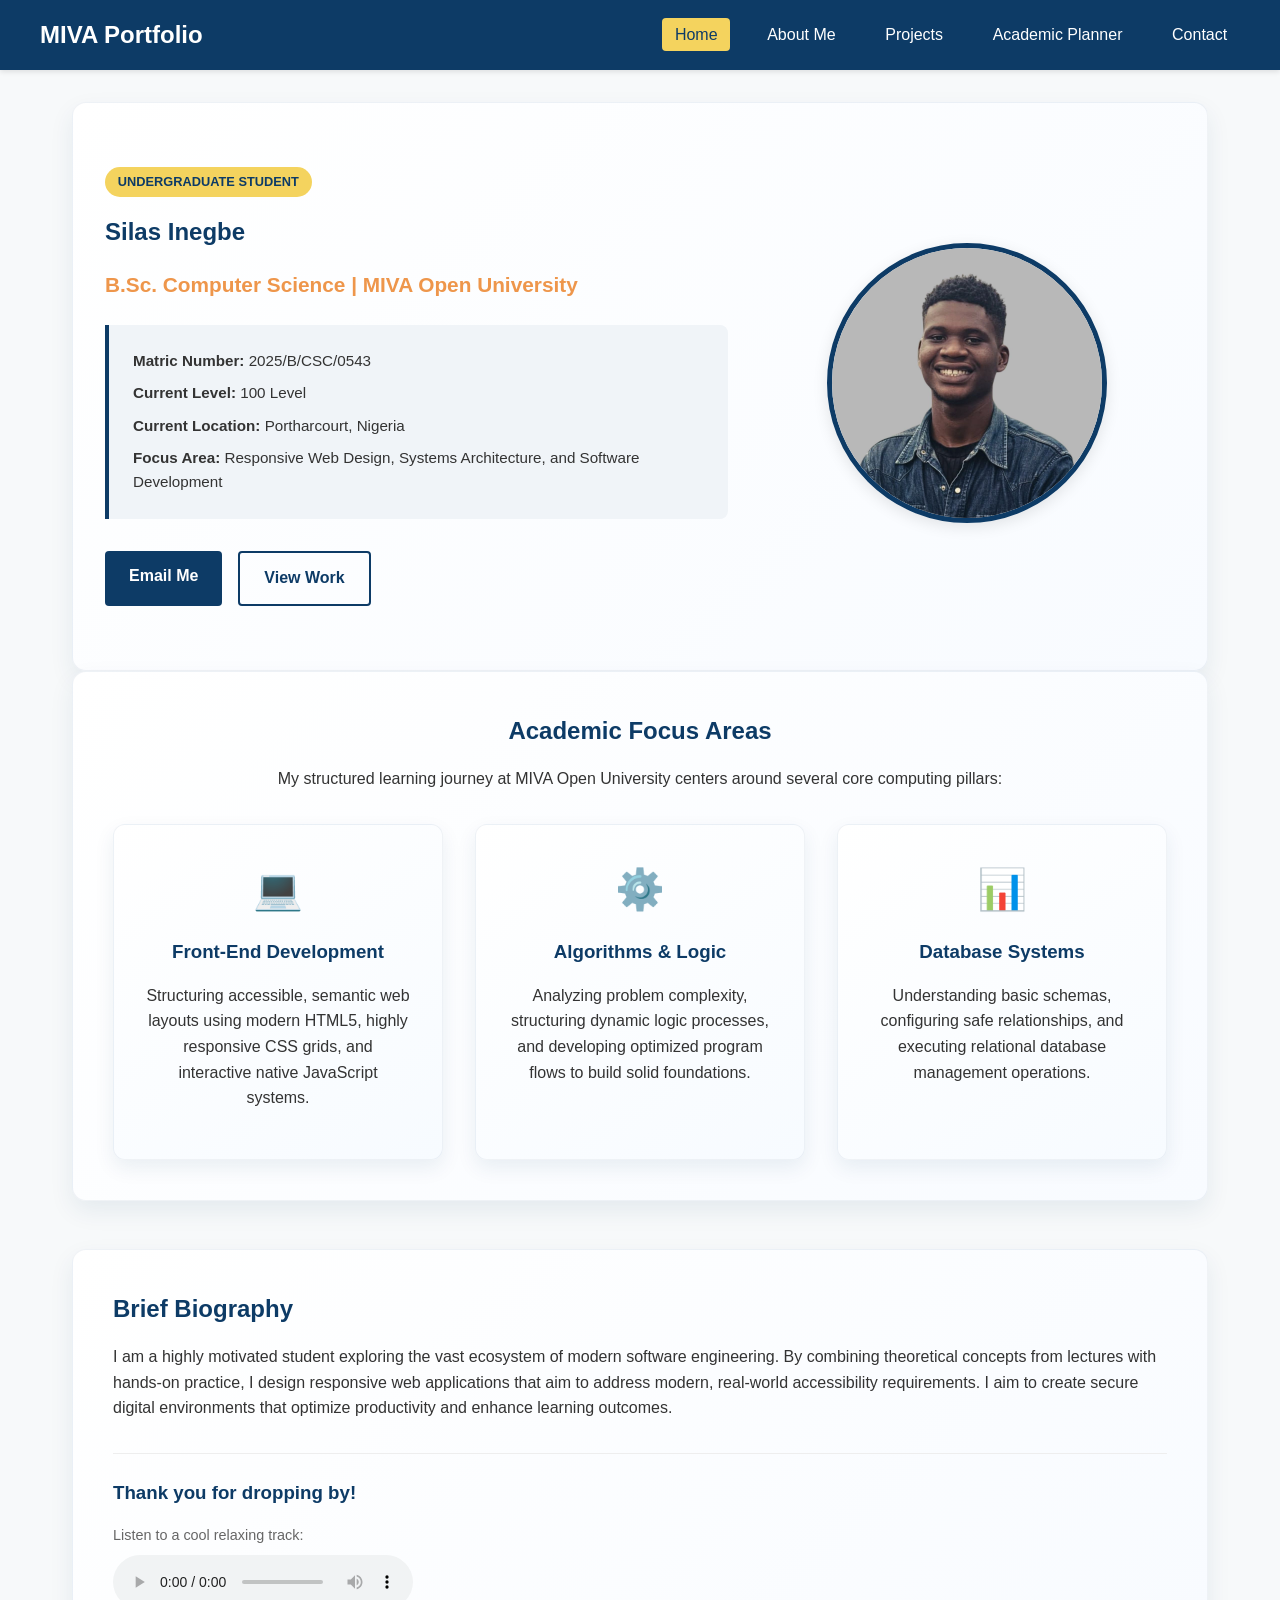
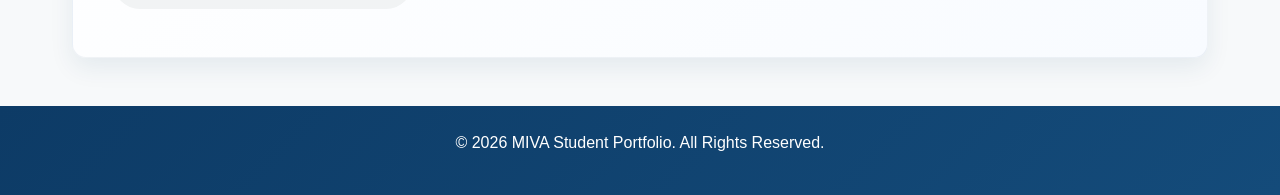
<file: index.html>
<!DOCTYPE html>
<html lang="en">
<head>
  <meta charset="UTF-8">
  <meta name="viewport" content="width=device-width, initial-scale=1.0">
  <title>Student Academic Portfolio - Home</title>
  <link rel="stylesheet" href="styles.css">
</head>
<body>

  <header>
    <div class="nav-container">
      <div class="logo">MIVA Portfolio</div>

      <nav>
        <ul id="nav-list">
          <li><a href="index.html" class="active">Home</a></li>
          <li><a href="about.html">About Me</a></li>
          <li><a href="projects.html">Projects</a></li>
          <li><a href="planner.html">Academic Planner</a></li>
          <li><a href="contact.html">Contact</a></li>
        </ul>
      </nav>

      <button class="hamburger" id="hamburger" aria-label="Toggle Navigation Menu">
        <span></span>
        <span></span>
        <span></span>
      </button>
    </div>
  </header>

  <main>
    <section class="hero">
      <div class="hero-content">
        <span class="badge">Undergraduate Student</span>
        <h1>Silas Inegbe</h1>
        <p class="welcome-msg">B.Sc. Computer Science | MIVA Open University</p>

        <div class="student-meta">
          <p><strong>Matric Number:</strong> 2025/B/CSC/0543</p>
          <p><strong>Current Level:</strong> 100 Level</p>
          <p><strong>Current Location:</strong> Portharcourt, Nigeria</p>
          <p><strong>Focus Area:</strong> Responsive Web Design, Systems Architecture, and Software Development</p>
        </div>

        <div class="quick-contact">
          <a href="mailto:s.inegbe8096@miva.edu.ng" class="btn-primary">Email Me</a>
          <a href="projects.html" class="btn-secondary">View Work</a>
        </div>
      </div>
      <div class="hero-image">
        <img src="/images/silas-nbg.jpg" alt="Silas Inegbe - Portrait">
      </div>
    </section>

    <section class="highlights-section">
      <h2>Academic Focus Areas</h2>
      <p>My structured learning journey at MIVA Open University centers around several core computing pillars:</p>

      <div class="highlights-grid">
        <div class="highlight-card">
          <div class="icon-holder">💻</div>
          <h3>Front-End Development</h3>
          <p>Structuring accessible, semantic web layouts using modern HTML5, highly responsive CSS grids, and interactive native JavaScript systems.</p>
        </div>
        <div class="highlight-card">
          <div class="icon-holder">⚙️</div>
          <h3>Algorithms & Logic</h3>
          <p>Analyzing problem complexity, structuring dynamic logic processes, and developing optimized program flows to build solid foundations.</p>
        </div>
        <div class="highlight-card">
          <div class="icon-holder">📊</div>
          <h3>Database Systems</h3>
          <p>Understanding basic schemas, configuring safe relationships, and executing relational database management operations.</p>
        </div>
      </div>
    </section>

    <section>
      <h2>Brief Biography</h2>
      <p>I am a highly motivated student exploring the vast ecosystem of modern software engineering. By combining theoretical concepts from lectures with hands-on practice, I design responsive web applications that aim to address modern, real-world accessibility requirements. I aim to create secure digital environments that optimize productivity and enhance learning outcomes.</p>

      <div class="multimedia-container">
        <h3>Thank you for dropping by!</h3>
        <p class="multimedia-caption">Listen to a cool relaxing track:</p>
        <audio controls>
          <source src="https://www.soundhelix.com/examples/mp3/SoundHelix-Song-17.mp3" type="audio/mpeg">
          Your browser does not support the audio element.
        </audio>
      </div>
    </section>
  </main>

  <footer>
    <p>&copy; 2026 MIVA Student Portfolio. All Rights Reserved.</p>
  </footer>

  <script src="script.js"></script>
</body>
</html>
</file>
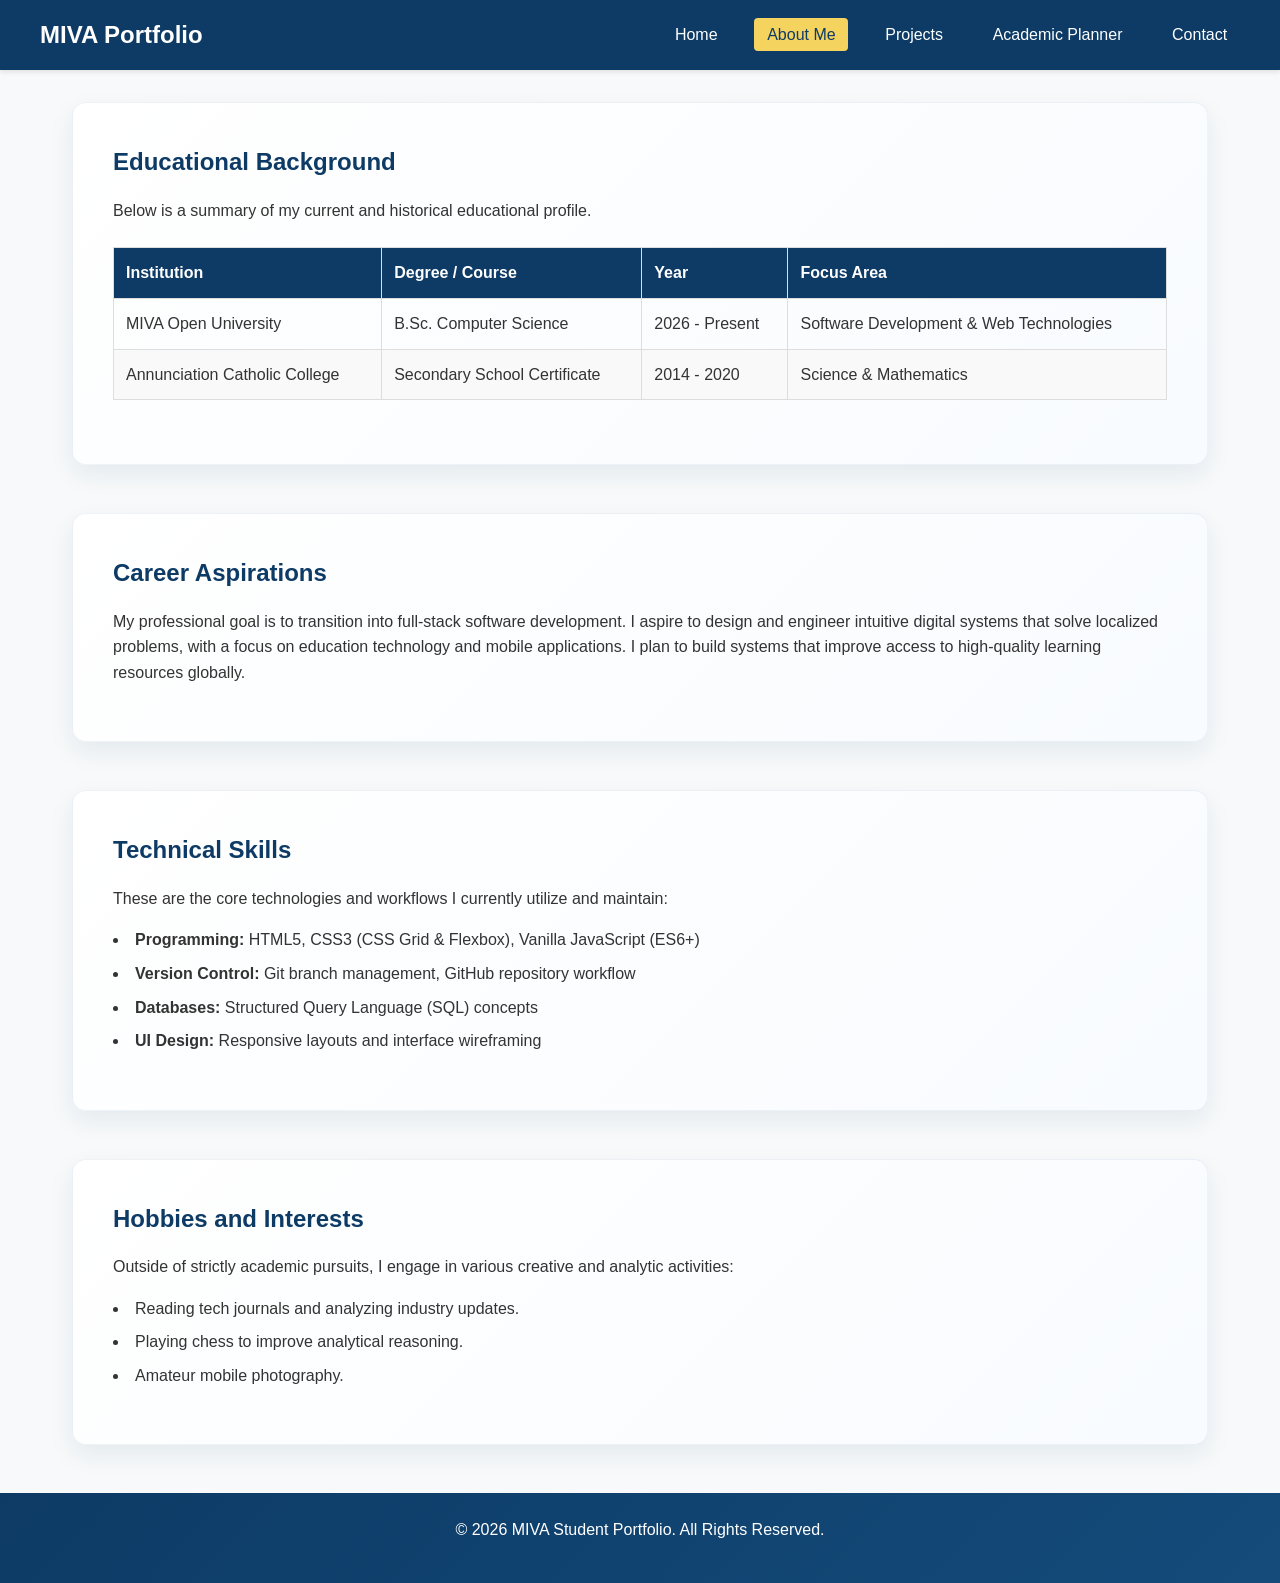
<file: about.html>
<!DOCTYPE html>
<html lang="en">
<head>
  <meta charset="UTF-8">
  <meta name="viewport" content="width=device-width, initial-scale=1.0">
  <title>About Me - Academic Portfolio</title>
  <link rel="stylesheet" href="styles.css">
</head>
<body>

  <header>
    <div class="nav-container">
      <div class="logo">MIVA Portfolio</div>

      <nav>
        <ul id="nav-list">
          <li><a href="index.html">Home</a></li>
          <li><a href="about.html" class="active">About Me</a></li>
          <li><a href="projects.html">Projects</a></li>
          <li><a href="planner.html">Academic Planner</a></li>
          <li><a href="contact.html">Contact</a></li>
        </ul>
      </nav>

      <!-- Hamburger Toggle Button (Placed last to occupy the far right on mobile) -->
      <button class="hamburger" id="hamburger" aria-label="Toggle Navigation Menu">
        <span></span>
        <span></span>
        <span></span>
      </button>
    </div>
  </header>

  <main>
    <section>
      <h2>Educational Background</h2>
      <p>Below is a summary of my current and historical educational profile.</p>

      <!-- HTML Table Element Requirement -->
      <table>
        <thead>
          <tr>
            <th>Institution</th>
            <th>Degree / Course</th>
            <th>Year</th>
            <th>Focus Area</th>
          </tr>
        </thead>
        <tbody>
          <tr>
            <td>MIVA Open University</td>
            <td>B.Sc. Computer Science</td>
            <td>2026 - Present</td>
            <td>Software Development & Web Technologies</td>
          </tr>
          <tr>
            <td>Annunciation Catholic College</td>
            <td>Secondary School Certificate</td>
            <td>2014 - 2020</td>
            <td>Science & Mathematics</td>
          </tr>
        </tbody>
      </table>
    </section>

    <section>
      <h2>Career Aspirations</h2>
      <p>My professional goal is to transition into full-stack software development. I aspire to design and engineer intuitive digital systems that solve localized problems, with a focus on education technology and mobile applications. I plan to build systems that improve access to high-quality learning resources globally.</p>
    </section>

    <section>
      <h2>Technical Skills</h2>
      <p>These are the core technologies and workflows I currently utilize and maintain:</p>
      <!-- HTML List Element Requirement -->
      <ul class="custom-list">
        <li><strong>Programming:</strong> HTML5, CSS3 (CSS Grid & Flexbox), Vanilla JavaScript (ES6+)</li>
        <li><strong>Version Control:</strong> Git branch management, GitHub repository workflow</li>
        <li><strong>Databases:</strong> Structured Query Language (SQL) concepts</li>
        <li><strong>UI Design:</strong> Responsive layouts and interface wireframing</li>
      </ul>
    </section>

    <section>
      <h2>Hobbies and Interests</h2>
      <p>Outside of strictly academic pursuits, I engage in various creative and analytic activities:</p>
      <ul class="custom-list">
        <li>Reading tech journals and analyzing industry updates.</li>
        <li>Playing chess to improve analytical reasoning.</li>
        <li>Amateur mobile photography.</li>
      </ul>
    </section>
  </main>

  <footer>
    <p>&copy; 2026 MIVA Student Portfolio. All Rights Reserved.</p>
  </footer>

  <script src="script.js"></script>
</body>
</html>
</file>
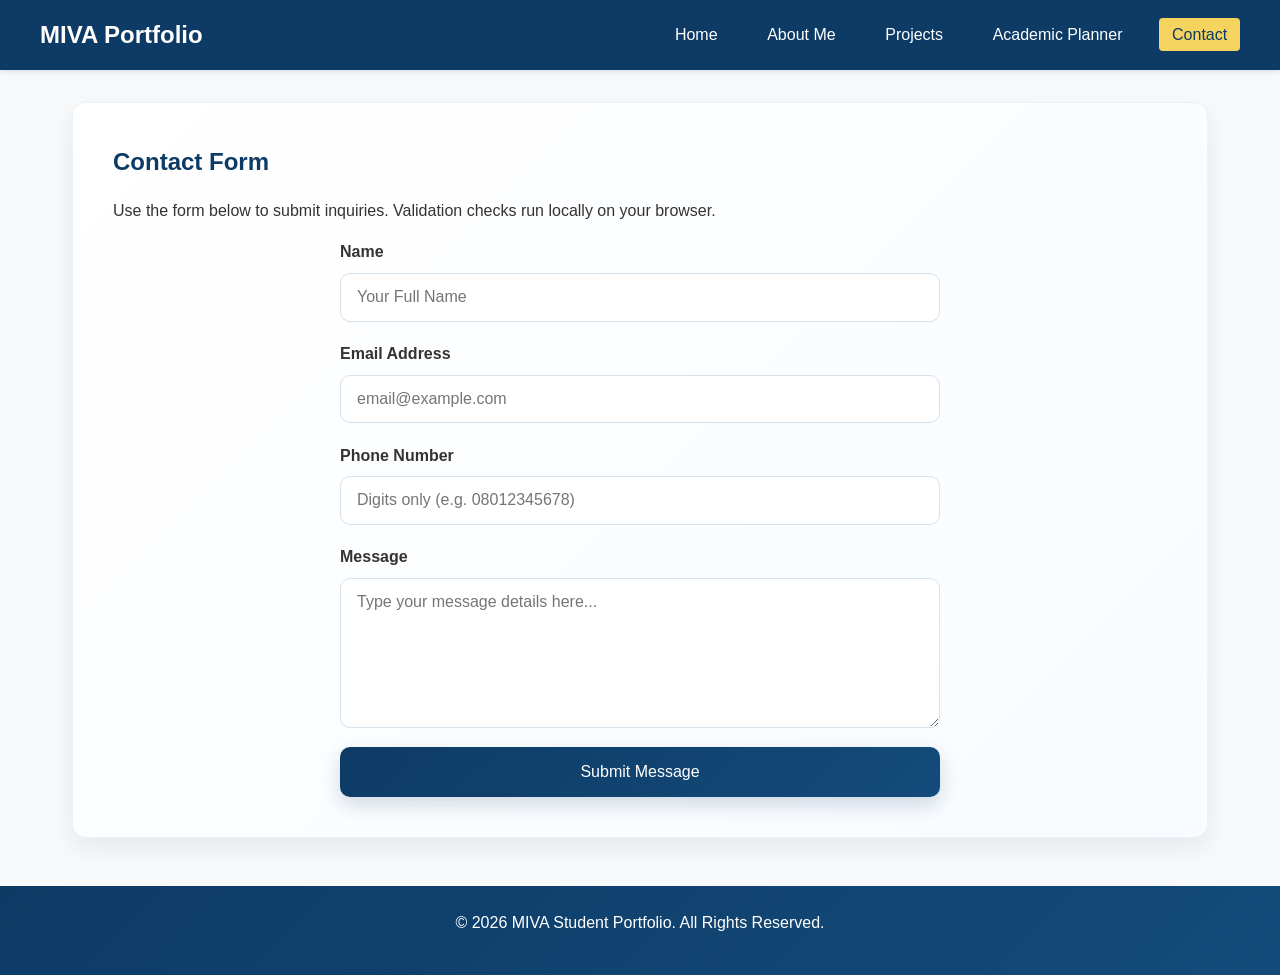
<file: contact.html>
<!DOCTYPE html>
<html lang="en">
<head>
  <meta charset="UTF-8">
  <meta name="viewport" content="width=device-width, initial-scale=1.0">
  <title>Contact Me - Academic Portfolio</title>
  <link rel="stylesheet" href="styles.css">
</head>
<body>

  <header>
    <div class="nav-container">
      <div class="logo">MIVA Portfolio</div>

      <nav>
        <ul id="nav-list">
          <li><a href="index.html">Home</a></li>
          <li><a href="about.html">About Me</a></li>
          <li><a href="projects.html">Projects</a></li>
          <li><a href="planner.html">Academic Planner</a></li>
          <li><a href="contact.html" class="active">Contact</a></li>
        </ul>
      </nav>

      <!-- Hamburger Toggle Button (Placed last to occupy the far right on mobile) -->
      <button class="hamburger" id="hamburger" aria-label="Toggle Navigation Menu">
        <span></span>
        <span></span>
        <span></span>
      </button>
    </div>
  </header>

  <main>
    <section>
      <h2>Contact Form</h2>
      <p>Use the form below to submit inquiries. Validation checks run locally on your browser.</p>

      <!-- HTML Form Element Requirement -->
      <form id="contact-form" class="contact-form" novalidate>
        <div class="form-group">
          <label for="name">Name</label>
          <input type="text" id="name" placeholder="Your Full Name">
        </div>

        <div class="form-group">
          <label for="email">Email Address</label>
          <input type="email" id="email" placeholder="email@example.com">
        </div>

        <div class="form-group">
          <label for="phone">Phone Number</label>
          <input type="tel" id="phone" placeholder="Digits only (e.g. 08012345678)">
        </div>

        <div class="form-group">
          <label for="message">Message</label>
          <textarea id="message" placeholder="Type your message details here..."></textarea>
        </div>

        <button type="submit">Submit Message</button>

        <!-- Form Feedback Placement Targets -->
        <div id="error-message" class="error-message"></div>
        <div id="success-message" class="success-message">Your message has been validated and sent successfully!</div>
      </form>
    </section>
  </main>

  <footer>
    <p>&copy; 2026 MIVA Student Portfolio. All Rights Reserved.</p>
  </footer>

  <script src="script.js"></script>
</body>
</html>
</file>
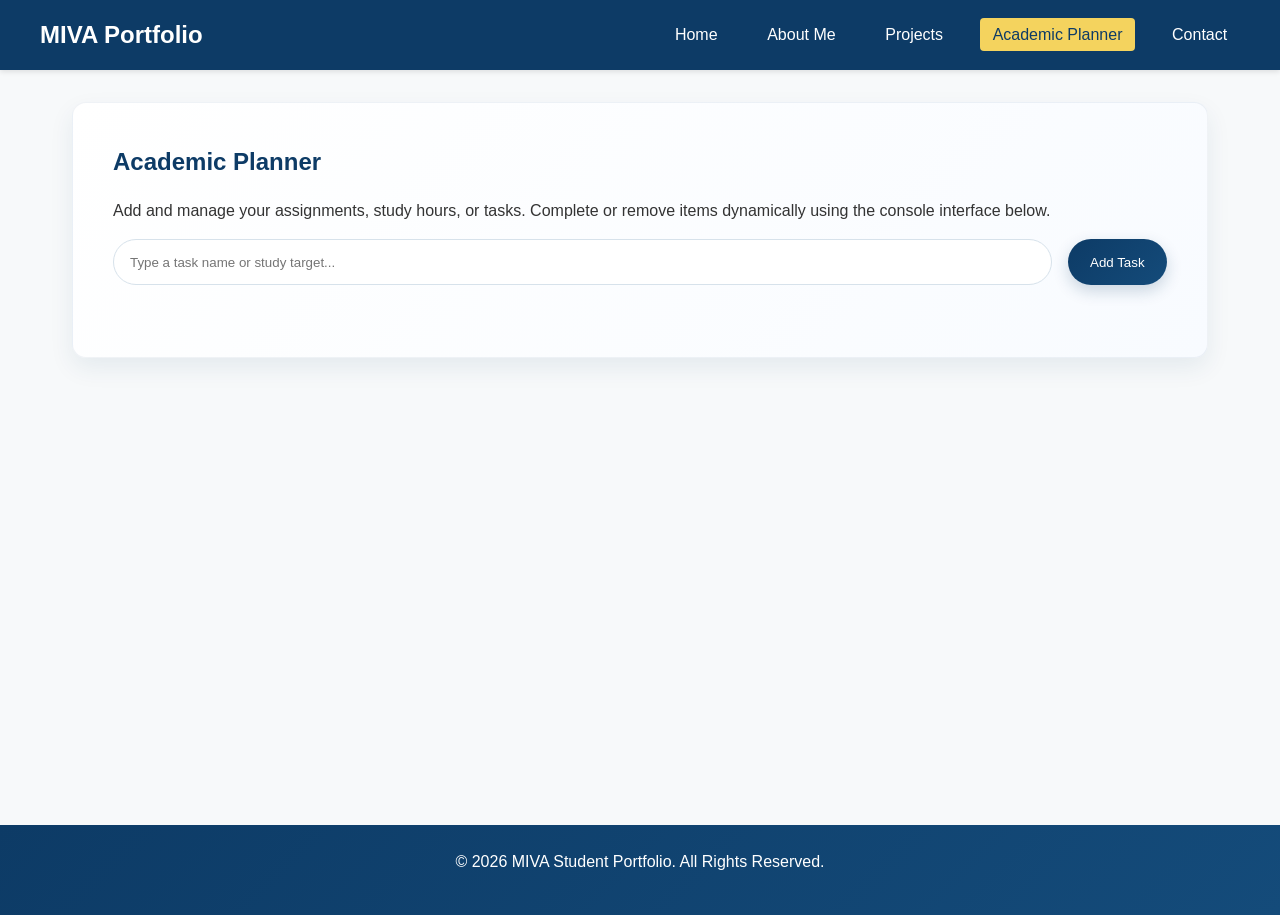
<file: planner.html>
<!DOCTYPE html>
<html lang="en">
<head>
  <meta charset="UTF-8">
  <meta name="viewport" content="width=device-width, initial-scale=1.0">
  <title>Academic Planner - Academic Portfolio</title>
  <link rel="stylesheet" href="styles.css">
</head>
<body>

  <header>
    <div class="nav-container">
      <div class="logo">MIVA Portfolio</div>

      <nav>
        <ul id="nav-list">
          <li><a href="index.html">Home</a></li>
          <li><a href="about.html">About Me</a></li>
          <li><a href="projects.html">Projects</a></li>
          <li><a href="planner.html" class="active">Academic Planner</a></li>
          <li><a href="contact.html">Contact</a></li>
        </ul>
      </nav>

      <button class="hamburger" id="hamburger" aria-label="Toggle Navigation Menu">
        <span></span>
        <span></span>
        <span></span>
      </button>
    </div>
  </header>

  <main>
    <section>
      <h2>Academic Planner</h2>
      <p>Add and manage your assignments, study hours, or tasks. Complete or remove items dynamically using the console interface below.</p>

      <div class="planner-form">
        <input type="text" id="task-input" placeholder="Type a task name or study target...">
        <button id="add-task-btn">Add Task</button>
      </div>

      <ul id="task-list" class="task-list">
      </ul>
    </section>
  </main>

  <footer>
    <p>&copy; 2026 MIVA Student Portfolio. All Rights Reserved.</p>
  </footer>

  <script src="script.js"></script>
</body>
</html>
</file>
<file: styles.css>
/* Color Palette & Variables */
:root {
  --primary-color: #0d3b66;
  --secondary-color: #f4d35e;
  --accent-color: #ee964b;
  --bg-color: #f7f9fa;
  --text-color: #333333;
  --card-bg: #ffffff;
  --success-color: #2ec4b6;
  --danger-color: #e71d36;
  --font-family: "Segoe UI", Tahoma, Geneva, Verdana, sans-serif;
}

/* Base resets */
* {
  box-sizing: border-box;
  margin: 0;
  padding: 0;
}

body {
  font-family: var(--font-family);
  background-color: var(--bg-color);
  color: var(--text-color);
  line-height: 1.6;
}

/* Header & Container */
header {
  background-color: var(--primary-color);
  color: #fff;
  padding: 1rem 2rem;
  position: sticky;
  top: 0;
  z-index: 1000;
  box-shadow: 0 2px 5px rgba(0, 0, 0, 0.1);
}

.nav-container {
  display: flex;
  justify-content: space-between;
  align-items: center;
  max-width: 1200px;
  margin: 0 auto;
  position: relative; /* Anchors absolute-positioned children on mobile */
}

.logo {
  font-size: 1.5rem;
  font-weight: bold;
}

nav ul {
  list-style: none;
  display: flex;
  gap: 1.5rem;
}

nav ul li a {
  color: #fff;
  text-decoration: none;
  font-weight: 500;
  padding: 0.5rem 0.8rem;
  border-radius: 4px;
  transition:
    background-color 0.3s ease,
    color 0.3s ease;
}

nav ul li a:hover,
nav ul li a.active {
  color: var(--primary-color);
  background-color: var(--secondary-color);
}

/* Hamburger Button Styling */
.hamburger {
  display: none; /* Hidden on desktop viewports */
  flex-direction: column;
  justify-content: space-between;
  width: 25px;
  height: 18px;
  background: transparent;
  border: none;
  cursor: pointer;
  padding: 0;
  z-index: 1100;
}

.hamburger span {
  width: 100%;
  height: 3px;
  background-color: #fff;
  border-radius: 2px;
  transition:
    transform 0.3s ease-in-out,
    opacity 0.3s ease-in-out;
}

/* Hamburger transformation active animations */
.hamburger.active span:nth-child(1) {
  transform: translateY(7.5px) rotate(45deg);
}

.hamburger.active span:nth-child(2) {
  opacity: 0;
}

.hamburger.active span:nth-child(3) {
  transform: translateY(-7.5px) rotate(-45deg);
}

/* Robust Hero Layout Styles */
.hero {
  display: flex;
  align-items: center;
  justify-content: space-between;
  gap: 2rem;
  padding: 4rem 2rem;
  max-width: 1200px;
  margin: 0 auto;
}

.hero-content {
  flex: 1.5;
}

.badge {
  display: inline-block;
  background-color: var(--secondary-color);
  color: var(--primary-color);
  font-weight: 700;
  font-size: 0.8rem;
  text-transform: uppercase;
  padding: 0.3rem 0.8rem;
  border-radius: 20px;
  margin-bottom: 1rem;
}

.welcome-msg {
  font-size: 1.3rem;
  margin-bottom: 1.5rem;
  color: var(--accent-color);
  font-weight: 600;
}

.student-meta {
  background-color: #f0f4f8;
  padding: 1.5rem;
  border-left: 4px solid var(--primary-color);
  border-radius: 0 8px 8px 0;
  margin-bottom: 2rem;
}

.student-meta p {
  margin-bottom: 0.5rem;
  font-size: 0.95rem;
}

.student-meta p:last-child {
  margin-bottom: 0;
}

/* Action Buttons */
.quick-contact {
  display: flex;
  gap: 1rem;
}

.btn-primary,
.btn-secondary {
  text-decoration: none;
  padding: 0.8rem 1.5rem;
  border-radius: 4px;
  font-weight: 600;
  transition:
    background-color 0.3s,
    transform 0.2s;
}

.btn-primary {
  background-color: var(--primary-color);
  color: #fff;
}

.btn-primary:hover {
  background-color: #082540;
}

.btn-secondary {
  background-color: transparent;
  color: var(--primary-color);
  border: 2px solid var(--primary-color);
}

.btn-secondary:hover {
  background-color: var(--primary-color);
  color: #fff;
}

.hero-image {
  flex: 1;
  text-align: center;
}

.hero-image img {
  max-width: 100%;
  width: 280px;
  height: 280px;
  border-radius: 50%;
  object-fit: cover;
  border: 5px solid var(--primary-color);
  box-shadow: 0 4px 15px rgba(0, 0, 0, 0.1);
}

/* Academic Highlights Layout */
.highlights-section {
  text-align: center;
}

.highlights-grid {
  display: grid;
  grid-template-columns: repeat(auto-fit, minmax(280px, 1fr));
  gap: 2rem;
  margin-top: 2rem;
}

.highlight-card {
  background: linear-gradient(145deg, #ffffff, #f7fbff);
  padding: 2rem;
  border-radius: 12px;
  box-shadow: 0 8px 20px rgba(13, 59, 102, 0.08);
  border: 1px solid rgba(13, 59, 102, 0.06);
  transition:
    transform 0.3s ease,
    box-shadow 0.3s ease;
}

.highlight-card:hover {
  transform: translateY(-6px);
  box-shadow: 0 12px 24px rgba(13, 59, 102, 0.12);
}

.icon-holder {
  font-size: 2.5rem;
  margin-bottom: 1rem;
}

/* Layout Containers */
main {
  max-width: 1200px;
  margin: 2rem auto;
  padding: 0 2rem;
  min-height: 75vh;
}

section {
  margin-bottom: 3rem;
  background: linear-gradient(135deg, #ffffff 0%, #f8fbff 100%);
  padding: 2.5rem;
  border-radius: 14px;
  box-shadow: 0 10px 25px rgba(13, 59, 102, 0.08);
  border: 1px solid rgba(13, 59, 102, 0.06);
}

h1,
h2,
h3 {
  margin-bottom: 1rem;
  color: var(--primary-color);
}

p {
  margin-bottom: 1rem;
}

/* Multimedia Area styling */
.multimedia-container {
  margin-top: 2rem;
  border-top: 1px solid #eee;
  padding-top: 1.5rem;
}

.multimedia-caption {
  font-size: 0.9rem;
  color: #666;
  margin-bottom: 0.5rem;
}

/* Table element formatting */
table {
  width: 100%;
  border-collapse: collapse;
  margin-top: 1.5rem;
  margin-bottom: 1.5rem;
}

table th,
table td {
  border: 1px solid #ddd;
  padding: 12px;
  text-align: left;
}

table th {
  background-color: var(--primary-color);
  color: white;
}

table tr:nth-child(even) {
  background-color: #f9f9f9;
}

/* Custom list layout adjustments */
.custom-list {
  list-style-position: inside;
  margin-top: 1rem;
  margin-bottom: 1rem;
}

.custom-list li {
  margin-bottom: 0.5rem;
}

/* Projects Grid (CSS Grid) */
.projects-grid {
  display: grid;
  grid-template-columns: repeat(auto-fit, minmax(300px, 1fr));
  gap: 2rem;
  margin-top: 2rem;
}

.project-card {
  position: relative;
  background: linear-gradient(145deg, #ffffff, #f8fbff);
  border-radius: 14px;
  overflow: hidden;
  box-shadow: 0 10px 25px rgba(13, 59, 102, 0.12);
  border: 1px solid rgba(13, 59, 102, 0.08);
  transition:
    transform 0.3s ease,
    box-shadow 0.3s ease;
  display: flex;
  flex-direction: column;
  animation: fadeUp 0.6s ease both;
}

.project-card:nth-child(2) {
  animation-delay: 0.1s;
}

.project-card:nth-child(3) {
  animation-delay: 0.2s;
}

.project-card::before {
  content: "";
  position: absolute;
  inset: 0;
  background: linear-gradient(
    135deg,
    rgba(244, 211, 94, 0.18),
    transparent 45%,
    rgba(238, 150, 75, 0.1)
  );
  opacity: 0;
  pointer-events: none;
  transition: opacity 0.3s ease;
}

.project-card:hover {
  transform: translateY(-8px) scale(1.01);
  box-shadow: 0 16px 30px rgba(13, 59, 102, 0.16);
}

.project-card:hover::before {
  opacity: 1;
}

.project-img {
  width: 100%;
  height: 210px;
  object-fit: cover;
  transition:
    transform 0.4s ease,
    filter 0.4s ease;
}

.project-card:hover .project-img {
  transform: scale(1.05);
  filter: brightness(1.02);
}

.project-details {
  padding: 1.5rem;
  display: flex;
  flex-direction: column;
  flex-grow: 1;
  position: relative;
  z-index: 1;
}

.simulated-tag {
  display: inline-block;
  width: fit-content;
  margin-bottom: 0.7rem;
  padding: 0.35rem 0.75rem;
  border-radius: 999px;
  background-color: var(--secondary-color);
  color: var(--primary-color);
  font-size: 0.75rem;
  font-weight: 700;
  text-transform: uppercase;
  letter-spacing: 0.04em;
  box-shadow: 0 4px 10px rgba(244, 211, 94, 0.25);
  animation: tagPulse 2.4s ease-in-out infinite;
}

.project-details h3 {
  font-size: 1.25rem;
  margin-bottom: 0.8rem;
}

@keyframes fadeUp {
  from {
    opacity: 0;
    transform: translateY(16px);
  }
  to {
    opacity: 1;
    transform: translateY(0);
  }
}

@keyframes tagPulse {
  0%,
  100% {
    transform: translateY(0);
  }
  50% {
    transform: translateY(-2px);
  }
}

.project-link {
  margin-top: auto;
  color: var(--primary-color);
  font-weight: 600;
  text-decoration: none;
  transition: color 0.3s;
}

.project-link:hover {
  color: var(--accent-color);
}

/* Academic Planner Styling */
.planner-form {
  display: flex;
  gap: 1rem;
  margin-bottom: 2rem;
}

.planner-form input[type="text"] {
  flex: 1;
  padding: 0.9rem 1rem;
  border: 1px solid #d7e2eb;
  border-radius: 999px;
  outline: none;
  transition:
    border-color 0.3s ease,
    box-shadow 0.3s ease;
}

.planner-form input[type="text"]:focus {
  border-color: var(--primary-color);
  box-shadow: 0 0 0 3px rgba(13, 59, 102, 0.12);
}

.planner-form button {
  padding: 0.9rem 1.4rem;
  background: linear-gradient(135deg, var(--primary-color), #144b7a);
  color: white;
  border: none;
  border-radius: 999px;
  cursor: pointer;
  transition:
    transform 0.2s ease,
    box-shadow 0.2s ease;
  box-shadow: 0 6px 16px rgba(13, 59, 102, 0.2);
}

.planner-form button:hover {
  transform: translateY(-2px);
  box-shadow: 0 8px 20px rgba(13, 59, 102, 0.24);
}

.task-list {
  list-style-type: none;
  padding: 0;
}

.task-item {
  display: flex;
  justify-content: space-between;
  align-items: center;
  background: linear-gradient(135deg, #ffffff, #f8fbff);
  padding: 1rem 1.1rem;
  border-left: 5px solid var(--accent-color);
  margin-bottom: 1rem;
  border-radius: 10px;
  transition: all 0.3s ease;
  box-shadow: 0 6px 14px rgba(13, 59, 102, 0.06);
}

.task-item.completed {
  border-left-color: var(--success-color);
  opacity: 0.7;
}

.task-item.completed .task-text {
  text-decoration: line-through;
}

.task-actions button {
  margin-left: 0.5rem;
  padding: 0.45rem 0.8rem;
  border: none;
  border-radius: 999px;
  cursor: pointer;
  transition:
    transform 0.2s ease,
    opacity 0.2s ease;
}

.task-actions button:hover {
  transform: translateY(-1px);
  opacity: 0.95;
}

.complete-btn {
  background-color: var(--success-color);
  color: white;
}

.delete-btn {
  background-color: var(--danger-color);
  color: white;
}

/* Contact Form Layout Design */
.contact-form {
  max-width: 600px;
  margin: 0 auto;
  display: flex;
  flex-direction: column;
  gap: 1.2rem;
}

.form-group {
  display: flex;
  flex-direction: column;
  gap: 0.5rem;
}

.form-group label {
  font-weight: 600;
}

.form-group input,
.form-group textarea {
  padding: 0.9rem 1rem;
  border: 1px solid #d7e2eb;
  border-radius: 10px;
  font-family: inherit;
  font-size: 1rem;
  outline: none;
  transition:
    border-color 0.3s ease,
    box-shadow 0.3s ease;
}

.form-group input:focus,
.form-group textarea:focus {
  border-color: var(--primary-color);
  box-shadow: 0 0 0 3px rgba(13, 59, 102, 0.12);
}

.form-group textarea {
  resize: vertical;
  height: 150px;
}

.contact-form button {
  padding: 1rem;
  background: linear-gradient(135deg, var(--primary-color), #144b7a);
  color: white;
  border: none;
  border-radius: 10px;
  font-size: 1rem;
  cursor: pointer;
  transition:
    transform 0.2s ease,
    box-shadow 0.2s ease;
  box-shadow: 0 8px 20px rgba(13, 59, 102, 0.18);
}

.contact-form button:hover {
  transform: translateY(-2px);
  box-shadow: 0 10px 24px rgba(13, 59, 102, 0.24);
}

.error-message {
  color: var(--danger-color);
  font-weight: bold;
  margin-top: 1rem;
  display: none;
  background-color: #fde8e8;
  padding: 0.8rem;
  border-left: 5px solid var(--danger-color);
  border-radius: 4px;
}

.success-message {
  color: var(--success-color);
  font-weight: bold;
  margin-top: 1rem;
  display: none;
  background-color: #e6f9f6;
  padding: 0.8rem;
  border-left: 5px solid var(--success-color);
  border-radius: 4px;
}

/* Global Footer styling */
footer {
  background: linear-gradient(135deg, var(--primary-color), #144b7a);
  color: #fff;
  text-align: center;
  padding: 1.5rem;
  margin-top: 3rem;
}

/* Mobile Responsiveness Media Queries */
@media (max-width: 768px) {
  .hamburger {
    display: flex; /* Show toggle menu button on mobile screen widths */
  }

  /* Dropdown Menu Configuration */
  nav {
    position: absolute;
    top: 100%;
    left: 0;
    width: 100%;
    background-color: var(--primary-color);
    box-shadow: 0 8px 16px rgba(0, 0, 0, 0.15);
    border-top: 1px solid rgba(255, 255, 255, 0.1);
    border-radius: 0 0 8px 8px;
    overflow: hidden;
    z-index: 1000;

    /* Smooth transition (translation, opacity, visibility) */
    transform: translateY(-15px);
    opacity: 0;
    visibility: hidden;
    transition:
      transform 0.4s cubic-bezier(0.16, 1, 0.3, 1),
      opacity 0.3s ease,
      visibility 0.4s;
  }

  /* Hamburger Menu Toggled State */
  nav.show {
    transform: translateY(0);
    opacity: 1;
    visibility: visible;
  }

  nav ul {
    flex-direction: column;
    gap: 0;
    padding: 0;
  }

  nav ul li {
    width: 100%;
    text-align: center;
  }

  nav ul li a {
    display: block;
    width: 100%;
    padding: 1rem;
    border-radius: 0;
    border-bottom: 1px solid rgba(255, 255, 255, 0.05);
  }

  /* Structural element layouts conversion on smaller screens */
  .hero {
    flex-direction: column;
    text-align: center;
    padding: 2rem 1rem;
  }

  .quick-contact {
    justify-content: center;
  }

  .hero-image {
    order: -1; /* Display portrait above content on screens */
  }

  table {
    display: block;
    overflow-x: auto;
  }
}
</file>
